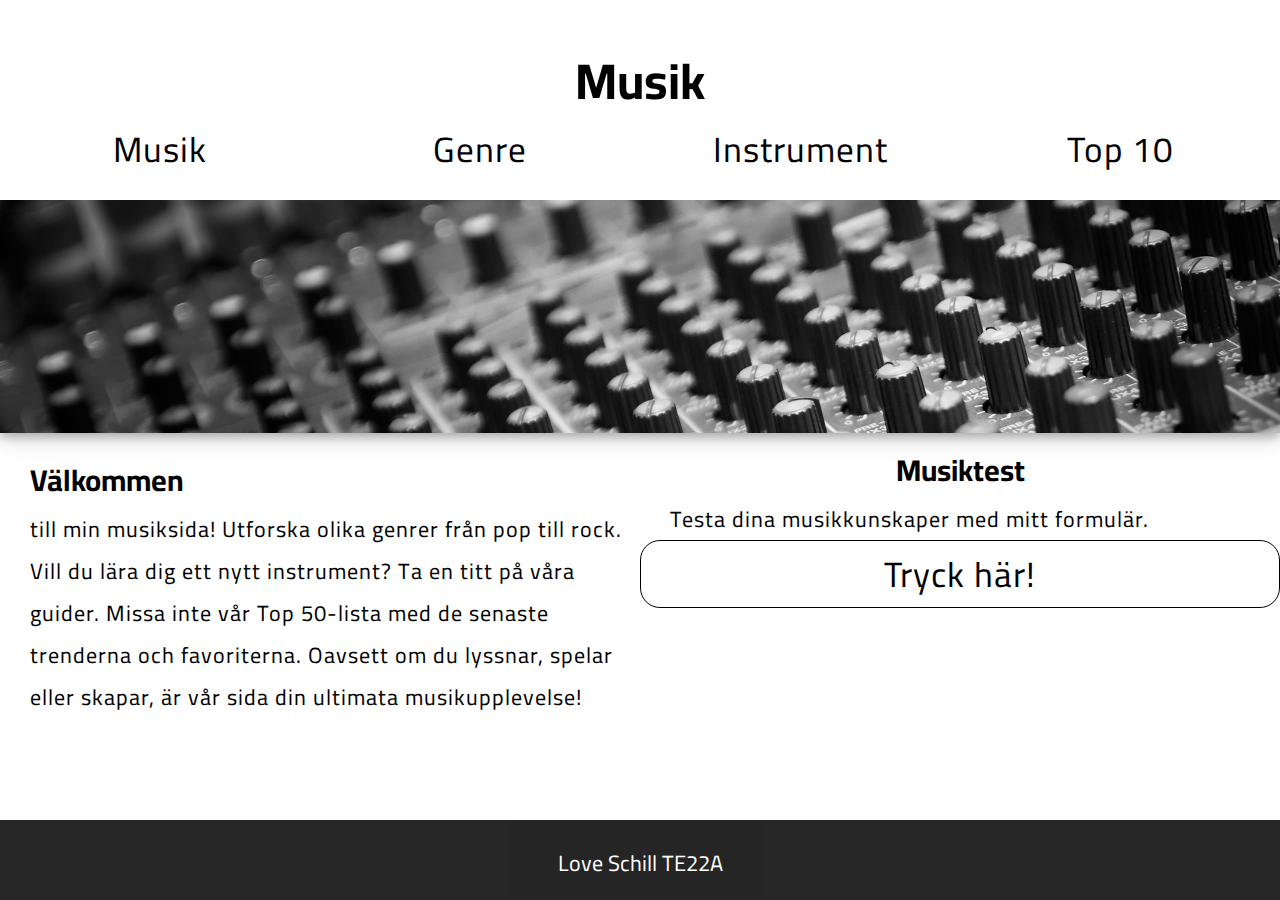
<file: index.html>
<!DOCTYPE html><!--Bestämmer så att kodspråket är HTML-->
<html lang="sv"> <!--Anger språket för webbsidan och skapar själva sidan-->
<head><!--Tekniska delarna av hemsidan som inte syns-->
    <meta charset="UTF-8"><!--Ställer in teckenkodningen till UTF-8-->
    <meta name="viewport" content="width=device-width, initial-scale=1.0"><!--Gör så att den kan kontrollera användarens skärm storlek-->
    <link rel="stylesheet" href="style.css"><!--Länkar till en extern css-fil-->
    <title>Musik</title><!--Anger sidans titel som visas i uppe i hörnet på webbläsaren-->
    <link rel="icon" href="https://static-00.iconduck.com/assets.00/music-notes-icon-2048x2046-o5kli2nk.png"> <!--Länkar till ikonen som visas i upp där fav iconer visas-->
</head>
<body>
    <div class="wrapper"><!--En div som täcker hela sidan och som sedan har en klass för att kunna skapa en grid-->
        
        <header> <!--Huvudsektionen på sidan-->
            <h1>Musik</h1>
        </header>

            <nav><!--Andra navigationen utan klass som finns under-->
                <ul><!--oordnadlista-->
                    <li><a href="index.html">Musik</a></li>
                    <li><a href=genre.html>Genre</a></li>
                    <li><a href=instrument.html>Instrument</a></li>
                    <li><a href=top10.html>Top 10</a></li>
                </ul>
            </nav>

        <main> <!--Huvuddelen av sidan-->
            <article><!--Som en section fast endast för bilder-->
                <figure><!--grupperar bilderna som man sedan kan lägga till en figcaption för att ge bilden en caption -->
                    <img src="bilder/banner.jpeg" alt="banner"><!--bild som används som banner-->
                </figure>
            </article>
             <div class="spaltstartsida"><!--En container för att kunna skapa en grid inuti en annan grid och göra en 2 spalts layout-->

               <section><!--En av sektionerna i gridden  som används för att dela upp sidan-->
                <h2> Välkommen </h2>
                <p>till min musiksida! Utforska olika genrer från pop till rock. Vill du lära dig ett nytt instrument?
                   Ta en titt på våra guider. Missa inte vår Top 50-lista med de senaste trenderna och favoriterna.
                   Oavsett om du lyssnar, spelar eller skapar, är vår sida din ultimata musikupplevelse!</p>
               </section>

               <section>
                <h3>Musiktest</h3>
                <p>Testa dina musikkunskaper med mitt formulär.</p>
                    <a class="knappformular" href="formulär.html">Tryck här!</a><!--Länk till formuläret-->  
               </section>
             </div>
        </main>

     <footer><!--Sidfoten av sidan-->
      <p>Love Schill TE22A</p>
     </footer>
    </div>
</body>
</html>
</file>
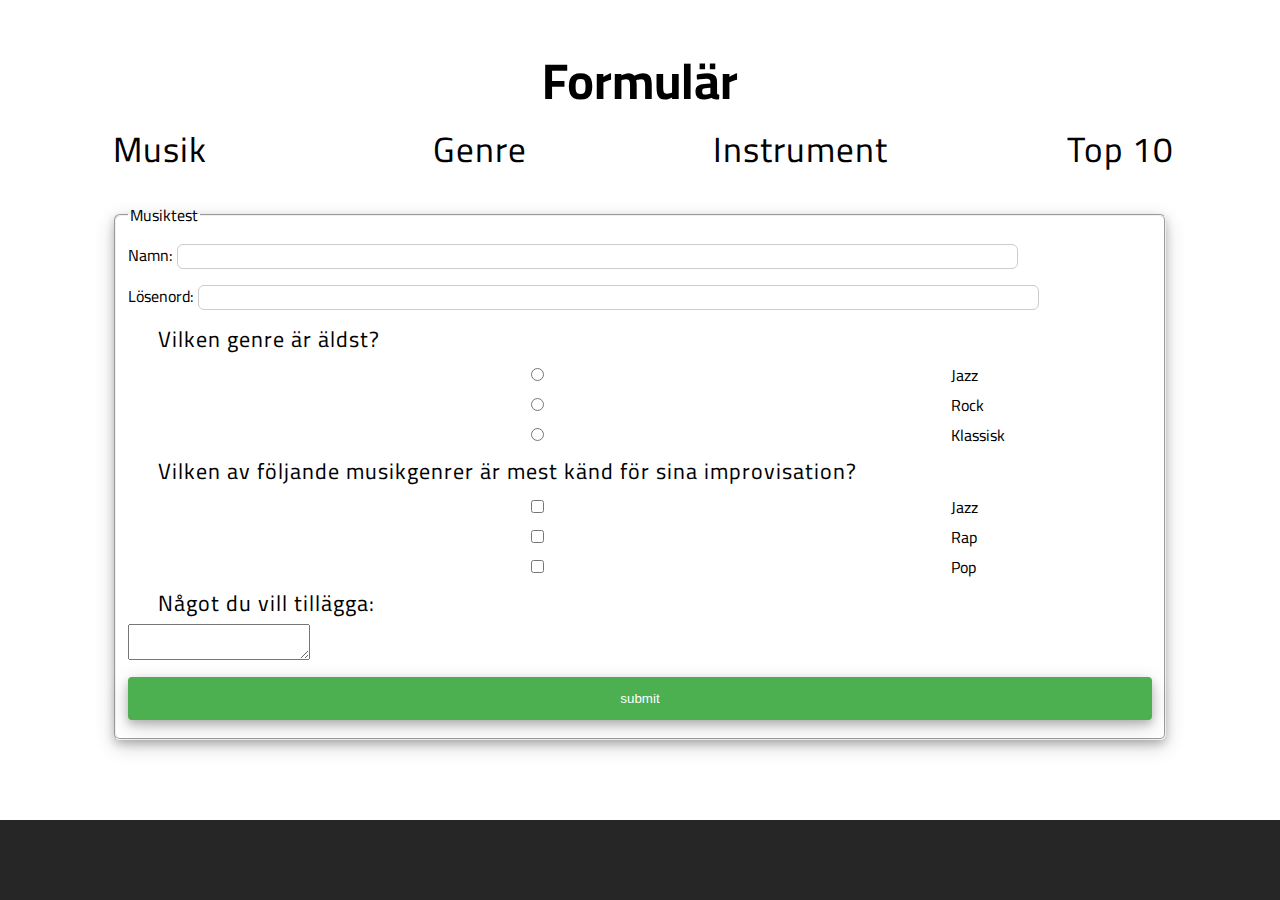
<file: formulär.html>
<!DOCTYPE html>
<html lang="sv">
<head>
    <meta charset="UTF-8">
    <meta name="viewport" content="width=device-width, initial-scale=1.0">
    <link rel="stylesheet" href="style.css">
    <link rel="icon" href="https://static-00.iconduck.com/assets.00/music-notes-icon-2048x2046-o5kli2nk.png">
    <title>Formulär</title>
</head>
<body>
    <div class="wrapper">

        <header> 
            <h1>Formulär</h1>
        </header>

            <nav>
                <ul>
                    <li><a href="index.html">Musik</a></li>
                    <li><a href=genre.html>Genre</a></li>
                    <li><a href=instrument.html>Instrument</a></li>
                    <li><a href=top10.html>Top 10</a></li>
                </ul>
            </nav>

      <main> 
        <form action="tacksida.html" method="post"> <!--formulär som skickar till sidan "tacksida.html" med metoden post-->
            <fieldset><!--Gör så att det skapas en typ av "border" runt det som den har inuti-->

                <legend>Musiktest</legend> <!--Som en typ av rubrik fast den byrter fieldset border-->

                    <label for="namn">Namn:</label> <!--Skapar en label som man sedan väljer vad som ska stå-->
                    <input type="text" id="namn" name="namn"><br><!--Ett text in matningsfält och en radbrytning--> 
                    <label for="password">Lösenord:</label><!--Label för lösenord-->
                    <input type="password" id="password" name="password"><!--Ett löseords inmatnignsfält som döljer bokstäver och siffror-->

                        <p>Vilken genre är äldst?</p>
                    <input type="radio" id="jazz" name="genre" value="jazz"><!--input fast med radioknapp-->
                    <label for="jazz">Jazz</label>
                    <input type="radio" id="Rock" name="genre" value="Rock">
                    <label for="Rock">Rock</label>
                    <input type="radio" id="klassisk" name="genre" value="klassisk">
                    <label for="klassisk">Klassisk</label>

                        <p>Vilken av följande musikgenrer är mest känd för sina improvisation?</p>
                    <input type="checkbox" id="Jazz" name="Jazz" value="Jazz"><!--input fast med checkbox-->
                    <label for="Jazz">Jazz</label>
                    <input type="checkbox" id="rap" name="rap" value="rap">
                    <label for="rap">Rap</label>
                    <input type="checkbox" id="pop" name="pop" value="pop">
                    <label for="pop">Pop</label>
                        <p><label for="extra">Något du vill tillägga:</label></p>
                    <textarea id="extra" name="extra"></textarea><!--input fast med textfält där du kan skriva längre texter-->
                <input type="submit" value="submit"><!--Submit knapp som skickar svaret till sidan man länkade i början av formuläret-->
            </fieldset>
        </form>
      </main>
      
     <footer>
     </footer>
    </div>
</body>
</html>
</file>
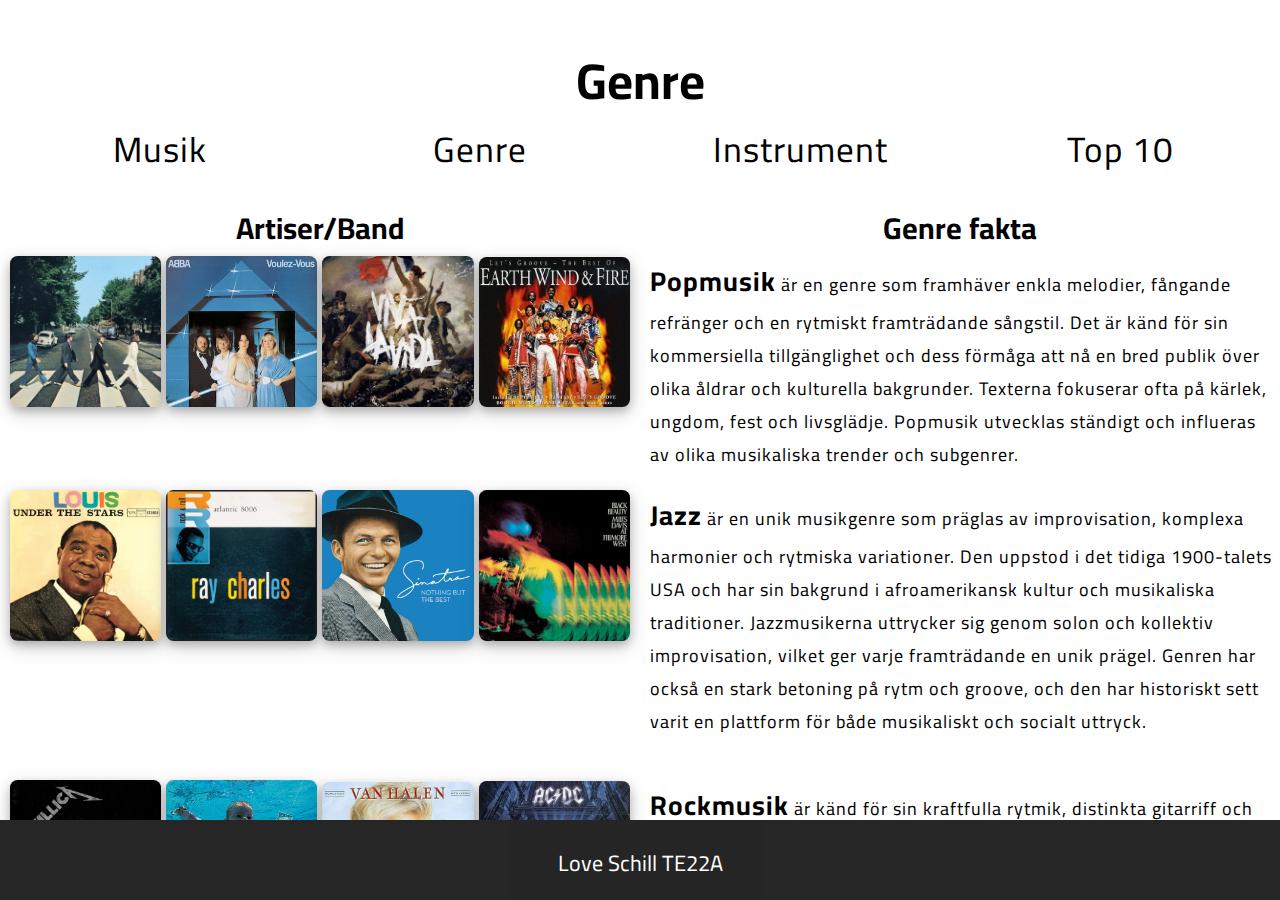
<file: genre.html>
<!DOCTYPE html>
<html lang="sv">
<head>
    <meta charset="UTF-8">
    <meta name="viewport" content="width=device-width, initial-scale=1.0">
    <link rel="stylesheet" href="style.css">
    <link rel="icon" href="https://static-00.iconduck.com/assets.00/music-notes-icon-2048x2046-o5kli2nk.png">
    <title>Genre</title>
</head>
<body>
    <div class="wrapper">
        
        <header> 
            <h1>Genre</h1>
        </header>

            <nav>
                <ul>
                    <li><a href="index.html">Musik</a></li>
                    <li><a href=genre.html>Genre</a></li>
                    <li><a href=instrument.html>Instrument</a></li>
                    <li><a href=top10.html>Top 10</a></li>
                </ul>
            </nav>

      <main> 
        <div class="genrespalt">
            <section>
                <h2>Artiser/Band</h2>
                <p>
                    <img src="bilder/beatles.png" alt="beatles">
                    <img src="bilder/abba.png" alt="abba">
                    <img src="bilder/coldplay.png" alt="coldplay">
                    <img src="bilder/ewf.png" alt="earth,wind and fire">
                </p>
            </section>

            <section>
                <h3>Genre fakta</h3>
                <p>
                    <strong>Popmusik</strong> är en genre som framhäver enkla melodier, fångande refränger och en rytmiskt framträdande sångstil.<!--Strong gör orden fetstil för att betona dom i texten. Jag använder t.ex inte en h4 för att ordet ska vara invävt i texten-->
                    Det är känd för sin kommersiella tillgänglighet och dess förmåga att nå en bred publik över olika åldrar och kulturella bakgrunder.
                    Texterna fokuserar ofta på kärlek, ungdom, fest och livsglädje. Popmusik utvecklas ständigt och influeras av olika musikaliska trender och subgenrer.
                </p>
            </section>

            <section>
                <p>
                    <img src="bilder/louisarmstrong.png" alt="louisarmstrong">
                    <img src="bilder/raycharles.jpg" alt="raycharles">
                    <img src="bilder/franksinatra.jpg" alt="franksinatra">
                    <img src="bilder/milesdavis.jpg" alt="milesdavis">
                </p>
            </section>

            <section>
                <p>
                    <strong>Jazz</strong> är en unik musikgenre som präglas av improvisation, komplexa harmonier och rytmiska variationer.
                    Den uppstod i det tidiga 1900-talets USA och har sin bakgrund i afroamerikansk kultur och musikaliska traditioner.
                    Jazzmusikerna uttrycker sig genom solon och kollektiv improvisation, vilket ger varje framträdande en unik prägel.
                    Genren har också en stark betoning på rytm och groove, och den har historiskt sett varit en plattform för både musikaliskt och socialt uttryck.
                </p>
            </section>

            <section>
                <p>
                    <img src="bilder/metallica.jpg" alt="metallica">
                    <img src="bilder/nirvana.jpg" alt="nirvana">
                    <img src="bilder/vanhalen.jpg" alt="vanhalen">
                    <img src="bilder/acdc.jpg" alt="acdc">
                </p>
            </section>

            <section>
                <p>
                    <strong>Rockmusik</strong> är känd för sin kraftfulla rytmik, distinkta gitarriff och energiska framträdanden.
                    Den uppstod på 1950-talet och har sina rötter i blues, country och andra musikaliska traditioner.
                    Rockmusikens texter berör ofta ungdomsrebellion, samhällskritik och personliga erfarenheter.
                    Genren har en stark kulturell inverkan och har spelat en betydande roll i samhället genom att
                    fungera som en röst för motkultur och förändring.
                </p>
            </section>

            <section>
                <p>
                  <img src="bilder/eminem.jpg" alt="eminem">
                  <img src="bilder/travis.scott.png" alt="travisscott">
                  <img src="bilder/metro.jpg" alt="metroboomin">
                  <img src="bilder/kanye.jpg" alt="kanyewest">
                </p>
            </section>

            <section>
                <p>
                    <strong>Rapmusik</strong> är unik genom sin användning av rytmisk talad eller sjungen text, vanligtvis över en rytmisk bakgrund.
                    Den uppstod i det sena 1970-talets New York och har sitt ursprung i afroamerikansk kultur och gatukultur. 
                    Raptexterna utforskar ofta personliga berättelser, samhällsfrågor och politik.
                    Genren har en stark betoning på ordlek, rim och rytm, och den har blivit ett kraftfullt verktyg för självuttryck och samhällsförändring,
                    samt en av de mest inflytelserika musikaliska rörelserna i modern tid.
                </p>
            </section>

            <section>
                <p>
                   <img src="bilder/beethoven.jpg" alt="beethoven">
                   <img src="bilder/liszt.jpg" alt="liszt">
                   <img src="bilder/mozart.jpg" alt="mozart">
                   <img src="bilder/tchaikovsky.jpg" alt="tchaikovsky">
                </p>
            </section>

            <section>
                <p>
                    <strong>Klassiskmusik</strong> är unik genom sin långa historia och sin betoning på komposition, notskrift och instrumental prestation.
                    Den sträcker sig över flera århundraden och omfattar olika stilar och perioder, från barocken till romantiken och moderna kompositioner.
                    Klassisk musik utförs oftast av ensemblar som orkestrar, körer eller solister och har en omfattande repertoar som inkluderar symfonier, konserter, operor och kammarverk.
                    Genren värderar teknisk skicklighet, känslomässigt uttryck och tradition,
                    och den fortsätter att vara en källa till inspiration och beundran över hela världen.
                </p>
            </section>   
        </div>
      </main>

     <footer>
        <p>Love Schill TE22A</p>
     </footer>
    </div>
</body>
</html>
</file>
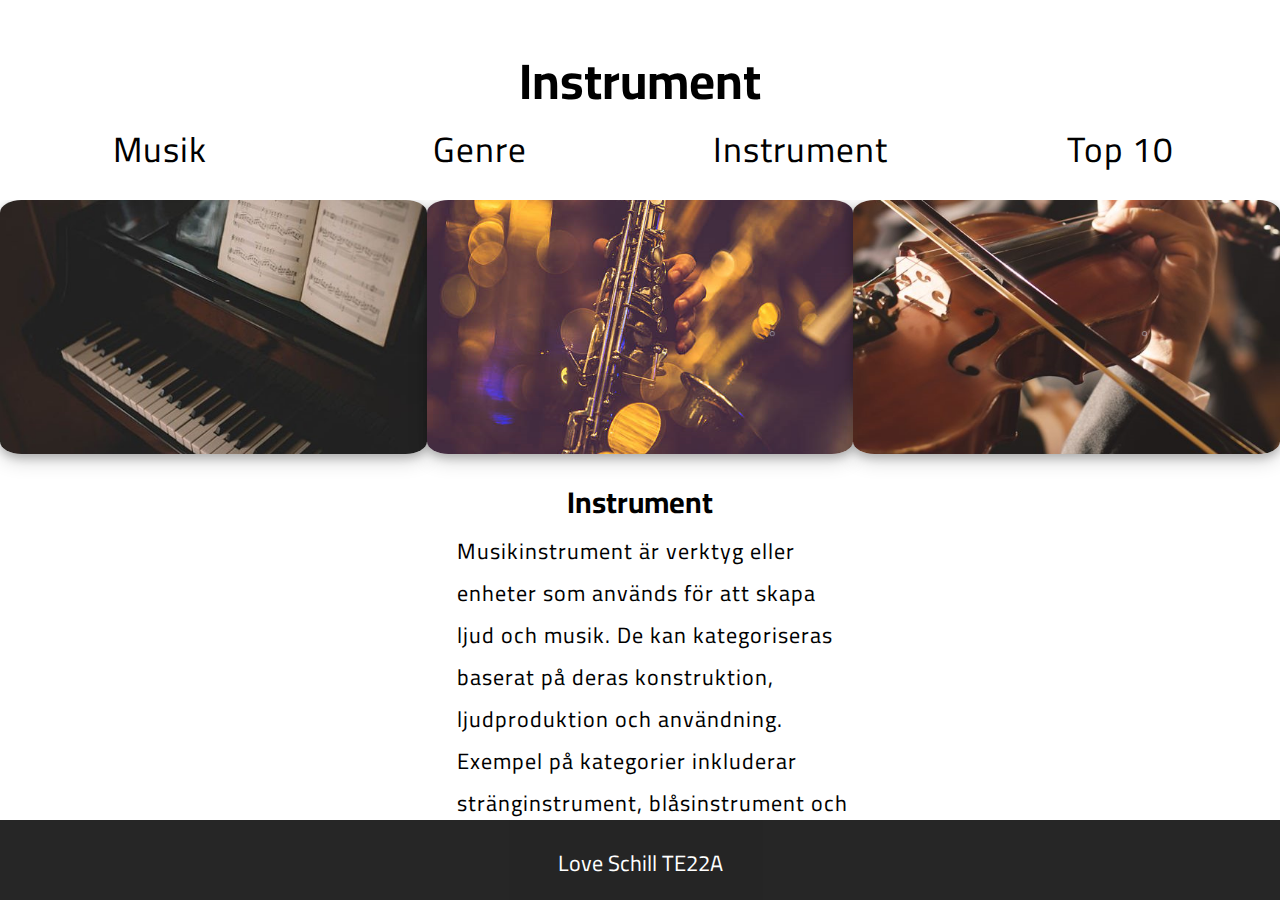
<file: instrument.html>
<!DOCTYPE html>
<html lang="sv">
<head>
    <meta charset="UTF-8">
    <meta name="viewport" content="width=device-width, initial-scale=1.0">
    <link rel="stylesheet" href="style.css">
    <link rel="icon" href="https://static-00.iconduck.com/assets.00/music-notes-icon-2048x2046-o5kli2nk.png">
    <title>Instrument</title>
</head>
<body id="instrument"> <!--Skapar en id över hela body så hela nästna hela dokumentet för att kunna använda css lättare och inte behöva skapa massor av klasser-->
    <div class="wrapper">

        <header> 
            <h1>Instrument</h1>
        </header>

            <nav>
                <ul>
                    <li><a href="index.html">Musik</a></li>
                    <li><a href=genre.html>Genre</a></li>
                    <li><a href=instrument.html>Instrument</a></li>
                    <li><a href=top10.html>Top 10</a></li>
                </ul>
            </nav>

      <main>  
        <section>
            <a href="piano.html"><img src="bilder/piano.jpg" alt="pianobild"></a>
        </section>

        <section>
            <a href="saxofon.html"><img src="bilder/saxofon.png" alt="saxonfonbild"> </a>
        </section>

        <section>
           <a href="violin.html"><img src="bilder/violin.png" alt="violinbild"></a> 
        </section> 

        <section></section>

        <section>
            <h2>Instrument</h2>
            <p>Musikinstrument är verktyg eller enheter som används för att skapa ljud och musik.
               De kan kategoriseras baserat på deras konstruktion, ljudproduktion och användning. Exempel på kategorier inkluderar stränginstrument, blåsinstrument och tangentinstrument.</p>
        </section>  
      </main>
      
     <footer>
        <p>Love Schill TE22A</p>
     </footer>
    </div>
</body>
</html>
</file>
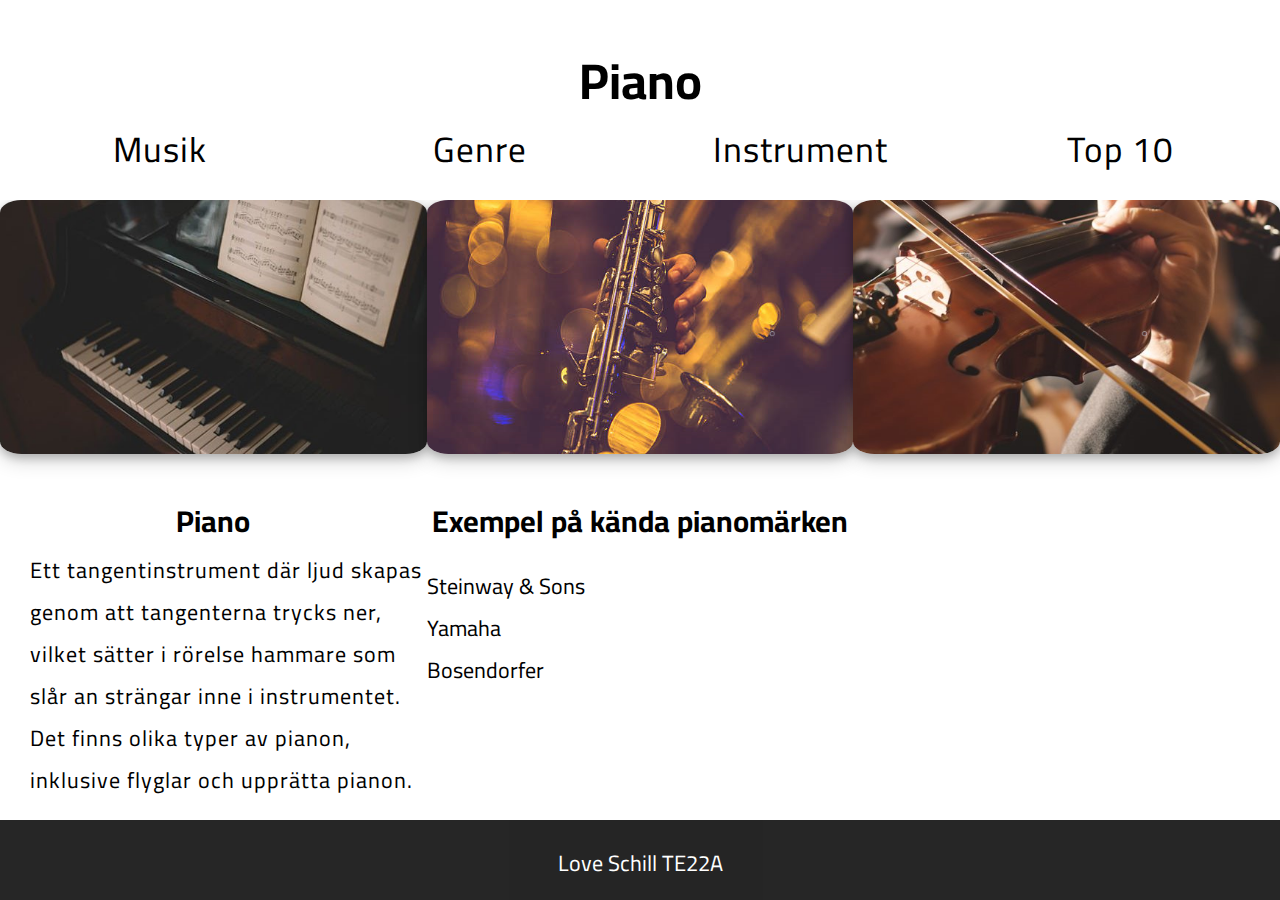
<file: piano.html>
<!DOCTYPE html>
<html lang="sv">
<head>
    <meta charset="UTF-8">
    <meta name="viewport" content="width=device-width, initial-scale=1.0">
    <link rel="stylesheet" href="style.css">
    <link rel="icon" href="https://static-00.iconduck.com/assets.00/music-notes-icon-2048x2046-o5kli2nk.png">
    <title>Piano</title>
</head>
<body id="instrument">
    <div class="wrapper">

        <header> 
            <h1>Piano</h1>
        </header>

            <nav>
                <ul>
                    <li><a href="index.html">Musik</a></li>
                    <li><a href=genre.html>Genre</a></li>
                    <li><a href=instrument.html>Instrument</a></li>
                    <li><a href=top10.html>Top 10</a></li>
                </ul>
            </nav>

      <main>  
        <section>
            <a href="piano.html"><img src="bilder/piano.jpg" alt="pianobild"></a>
        </section>

        <section>
            <a href="saxofon.html"><img src="bilder/saxofon.png" alt="saxonfonbild"> </a>
        </section>

        <section>
           <a href="violin.html"><img src="bilder/violin.png" alt="violinbild"></a> 
        </section>

        <section>
            <h2>Piano</h2>
            <p>Ett tangentinstrument där ljud skapas genom att tangenterna trycks ner,
               vilket sätter i rörelse hammare som slår an strängar inne i instrumentet.
               Det finns olika typer av pianon, inklusive flyglar och upprätta pianon.</p>
        </section>

        <section>
            <h3>Exempel på kända pianomärken</h3>
            <ol>
                <li>Steinway & Sons</li>    
                <li>Yamaha</li>
                <li>Bosendorfer</li>
            </ol>
        </section>
      </main>

     <footer>
        <p>Love Schill TE22A</p>
     </footer>
    </div>
</body>
</html>
</file>
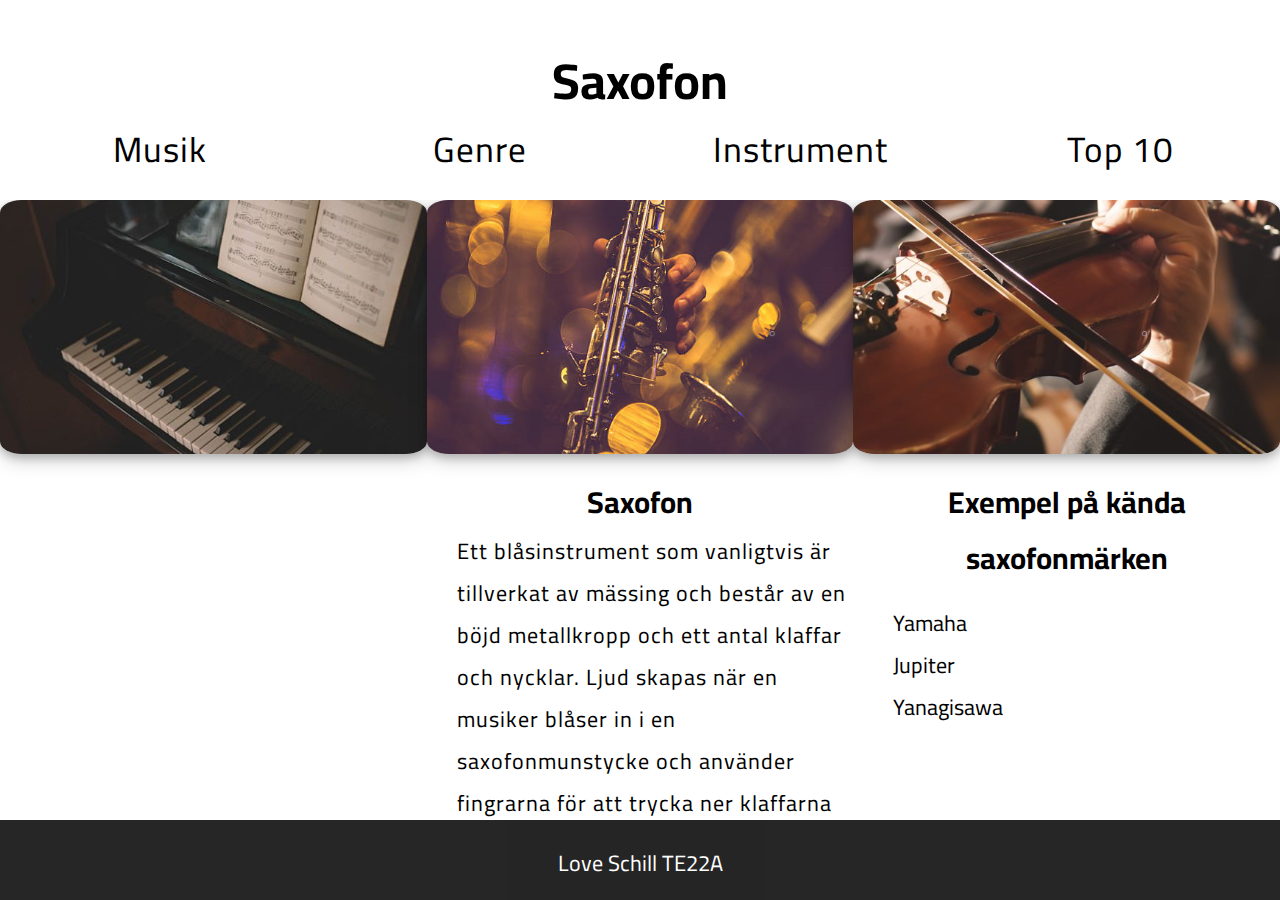
<file: saxofon.html>
<!DOCTYPE html>
<html lang="sv">
<head>
    <meta charset="UTF-8">
    <meta name="viewport" content="width=device-width, initial-scale=1.0">
    <link rel="stylesheet" href="style.css">
    <link rel="icon" href="https://static-00.iconduck.com/assets.00/music-notes-icon-2048x2046-o5kli2nk.png">
    <title>Saxofon</title>
</head>
<body id="instrument">
    <div class="wrapper">

        <header> 
            <h1>Saxofon</h1>
        </header>

            <nav>
                <ul>
                    <li><a href="index.html">Musik</a></li>
                    <li><a href=genre.html>Genre</a></li>
                    <li><a href=instrument.html>Instrument</a></li>
                    <li><a href=top10.html>Top 10</a></li>
                </ul>
            </nav>
            
      <main> 
        <section>
            <a href="piano.html"><img src="bilder/piano.jpg" alt="pianobild"></a>
        </section>

        <section>
            <a href="saxofon.html"><img src="bilder/saxofon.png" alt="saxonfonbild"> </a>
        </section>

        <section>
           <a href="violin.html"><img src="bilder/violin.png" alt="violinbild"></a> 
        </section>

        <section></section>

        <section>
            <h2>Saxofon</h2>
            <p>Ett blåsinstrument som vanligtvis är tillverkat av mässing och består av en böjd metallkropp och ett antal klaffar och nycklar.
               Ljud skapas när en musiker blåser in i en saxofonmunstycke och använder fingrarna för att trycka ner klaffarna och ändra luftströmmen genom instrumentet.</p>
        </section>

        <section>
            <h3>Exempel på kända saxofonmärken</h3>
            <ul>
                <li>Yamaha</li>
                <li>Jupiter</li>
                <li>Yanagisawa</li>
            </ul>
        </section>
      </main>

     <footer>
        <p>Love Schill TE22A</p>    
     </footer>
    </div>
</body>
</html>
</file>
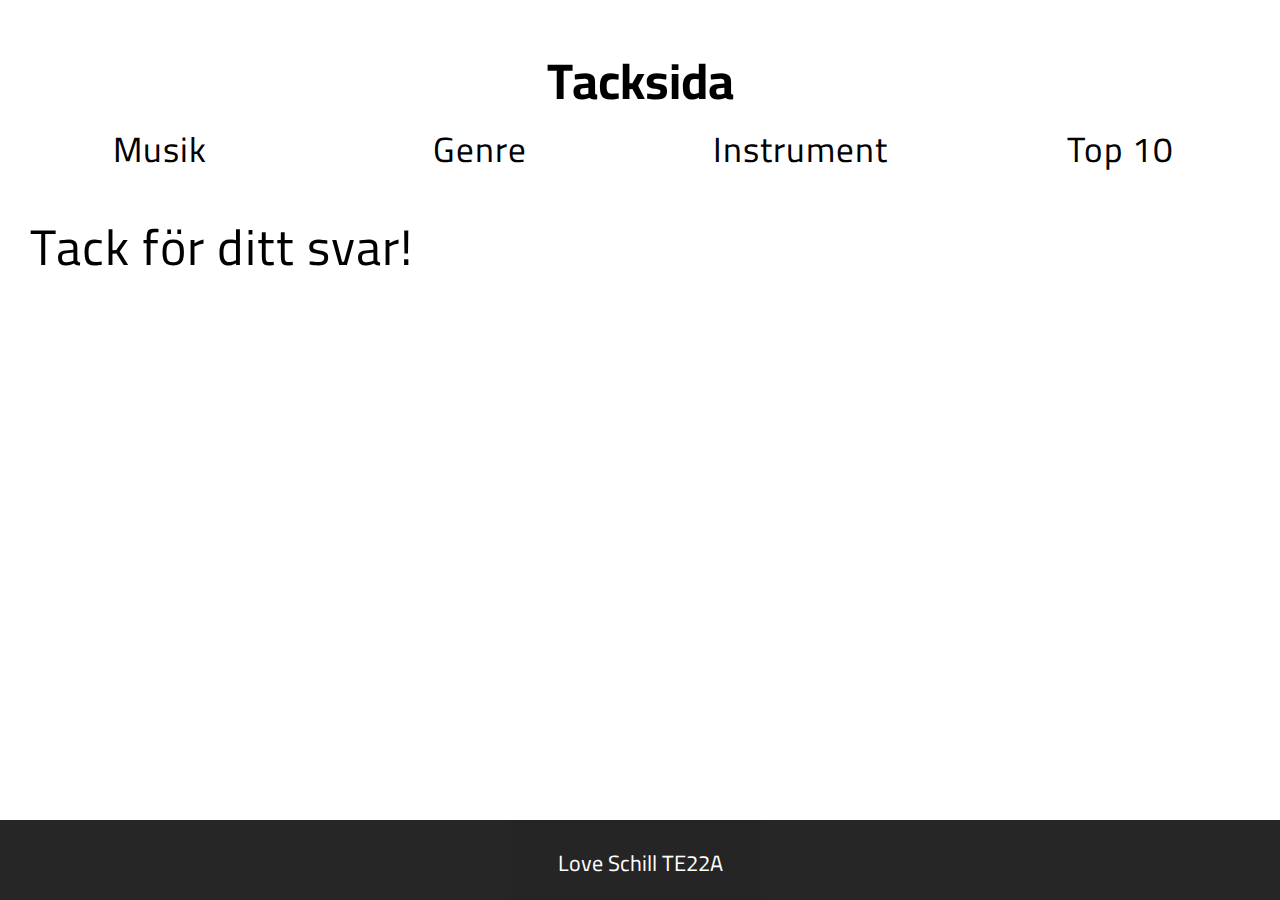
<file: tacksida.html>
<!DOCTYPE html>
<html lang="sv">
<head>
    <meta charset="UTF-8">
    <meta name="viewport" content="width=device-width, initial-scale=1.0">
    <link rel="stylesheet" href="style.css">
    <link rel="icon" href="https://static-00.iconduck.com/assets.00/music-notes-icon-2048x2046-o5kli2nk.png">
    <title>Tacksida</title>
</head>
<body>
    <div class="wrapper">

        <header> 
            <h1>Tacksida</h1>
        </header>

            <nav>
                <ul>
                    <li><a href="index.html">Musik</a></li>
                    <li><a href=genre.html>Genre</a></li>
                    <li><a href=instrument.html>Instrument</a></li>
                    <li><a href=top10.html>Top 10</a></li>
                </ul>
            </nav>
            
      <main> 
        <p class="tacksida">Tack för ditt svar!</p> 
      </main>

     <footer>
        <p>Love Schill TE22A</p>
     </footer>
    </div>
</body>
</html>
</file>
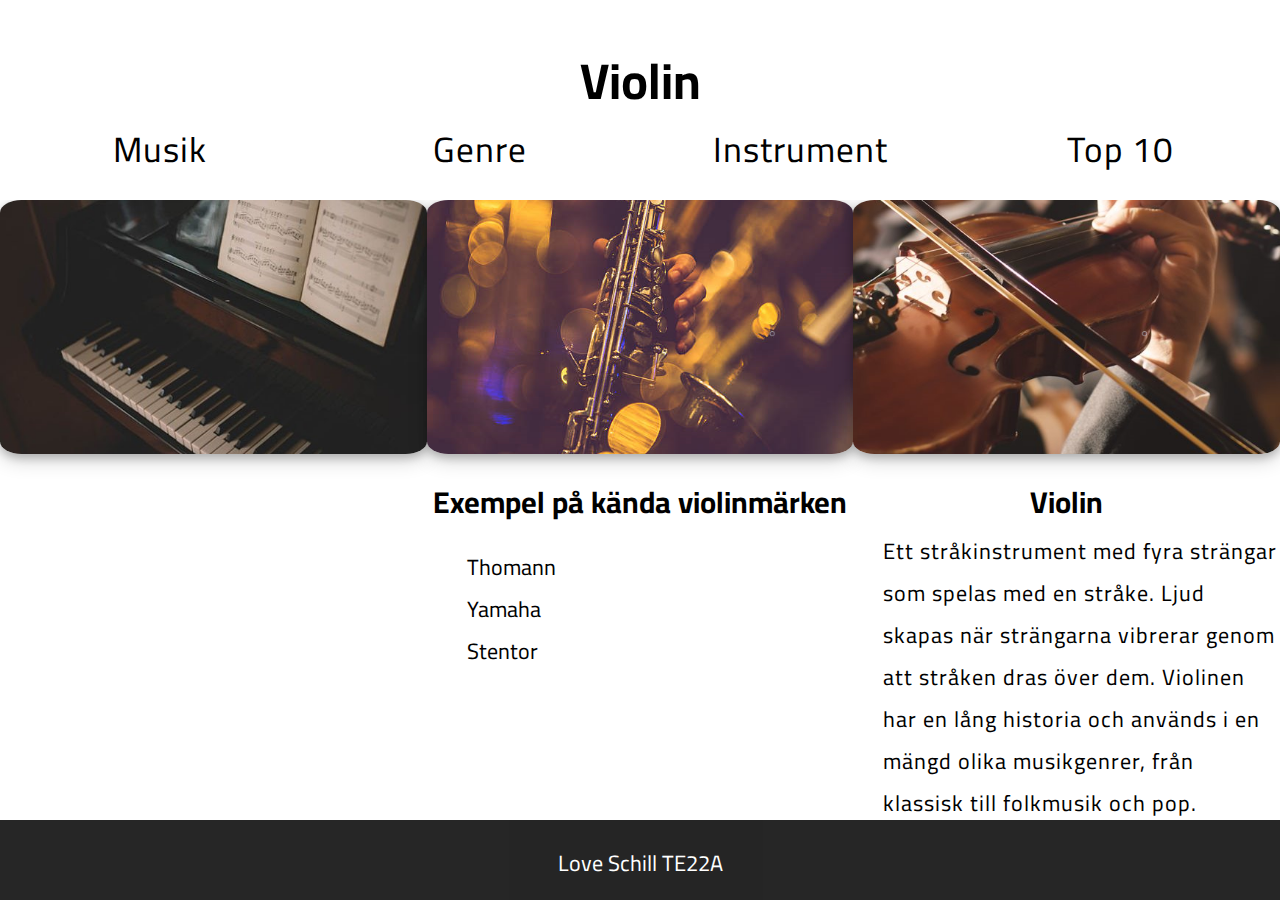
<file: violin.html>
<!DOCTYPE html>
<html lang="sv">
<head>
    <meta charset="UTF-8">
    <meta name="viewport" content="width=device-width, initial-scale=1.0">
    <link rel="stylesheet" href="style.css">
    <link rel="icon" href="https://static-00.iconduck.com/assets.00/music-notes-icon-2048x2046-o5kli2nk.png">
    <title>Violin</title>
</head>
<body id="instrument">
    <div class="wrapper">

        <header> 
            <h1>Violin</h1>
        </header>

            <nav>
                <ul>
                    <li><a href="index.html">Musik</a></li>
                    <li><a href=genre.html>Genre</a></li>
                    <li><a href=instrument.html>Instrument</a></li>
                    <li><a href=top10.html>Top 10</a></li>
                </ul>
            </nav>
            
      <main> 
        <section>
            <a href="piano.html"><img src="bilder/piano.jpg" alt="pianobild"></a>
        </section>

        <section>
            <a href="saxofon.html"><img src="bilder/saxofon.png" alt="saxonfonbild"> </a>
        </section>

        <section>
           <a href="violin.html"><img src="bilder/violin.png" alt="violinbild"></a> 
        </section>

        <section></section>

        <section>
            <h2>Exempel på kända violinmärken</h2>
               <ul>
                    <li>Thomann</li>
                    <li>Yamaha</li>
                    <li>Stentor</li>
               </ul>
        </section>

        <section>
            <h3>Violin</h3>
            <p>Ett stråkinstrument med fyra strängar som spelas med en stråke. Ljud skapas när strängarna vibrerar genom att stråken dras över dem.
               Violinen har en lång historia och används i en mängd olika musikgenrer, från klassisk till folkmusik och pop.</p>
        </section>
      </main>

     <footer>
        <p>Love Schill TE22A</p>
     </footer>
    </div>
</body>
</html>
</file>
<file: style.css>
@import url('https://fonts.googleapis.com/css?family=Cairo');/*Importerar font från internet*/
body{ 
    margin:0;/*Sätter så att det inte finns några margins på kanterna*/
    height:100vh;/*Sätter höjden på sidan till 100 vertical heights*/
    font-family: "Cairo",monospace;/*Skapar många olika fonter till sidan som checkar om användaren har i ordning*/
}

.wrapper{
    display:grid;/*Visar gridden som bestämmst under*/
    width:100%;/*Sätter så att wrapperna har en bredd på 100%*/
    height:100%;/*Sätter så att wrapperna har en höjd på 100%*/
    margin: 0 auto; 
    grid-template-rows: 100px 100px auto 80px; /*skapar 4 st rader för gridden med olika storlekar*/
    grid-template-areas: /*anger områden i grid layout*/
    "header"
    "nav"
    "main"
    "footer";
}

#instrument li{ /*list elementet i idn instrument*/
    font-size:22px; /*ändrar text storleken*/
}

nav > ol{ /*ändrar länkar under nav*/
    grid-template-columns: 1fr;
    display:grid;
}

.spaltstartsida{ /*klassen spaltstartsida får dessa stilar*/
    grid-template-columns:1fr 1fr;
    display:grid;
}

footer{ 
    grid-area:footer; /*Sätter så den för grid layout som bestämmdes i wrappen*/
    width:100%;
    background-color:rgba(0, 0, 0, 1);/*Ändrar backgrundsfärgen till svart*/
    opacity: 85%; /*Gör så att färgen är lite genomskinlig*/
}

footer p{ /*p i footer får dessa egenskaper*/
    color:white;
    text-align:center;/*Centrerar texten*/
    font-size:22px;
}

header{
    grid-area:header;
}

h1{
    font-size: 50px;
    text-align: center;
}

h2,h3{
    font-family: "cairo", monospace;
    font-size:30px;
    padding-top:10px;/*Skapar en 10 px padding ovanifrån*/
    margin:0;
    padding-left:30px;/*skapar padding till vänster*/
}

nav{
    grid-area:nav;
}

nav li{/*li i nav ändras*/
    display:grid;
    justify-content: stretch;/*Stretchar ut li*/
}

nav > ul  { /*ändrar länkar under nav*/
    display:grid;
    text-align:center;
    grid-template-columns: 1fr 1fr 1fr 1fr;
    list-style-type: none;/*tar bort punkter eller annat innan listan*/
    padding-left:0;
}

a{
    text-decoration:none; /*Gör så att texten inte har någon dekoration, ingen understrucket eller fetstil*/
    color:rgba(0, 0, 0, 1);
    letter-spacing: 1px; /*Gör så att bokstäver har 1 px mellan varandra*/
    font-size:35px;
}

ol{
    list-style-type:none;
    padding-left:0px;
}

figure{
    margin:0;
}

li{
    list-style-type:none;
}

.startsida{
    font-size: 55px;
}

img{
    width:100%;
    border-style:none;
    box-shadow: 0 4px 8px 0 rgba(0, 0, 0, 0.2), 0 6px 20px 0 rgba(0, 0, 0, 0.19);  /*Skapar en skugga runt elementet man stylar*/ 
}

main{
    overflow-y:auto;
}

main p{
    font-family:"cairo", monospace; 
    font-size:22px;
    padding-left:30px;
    color:rgba(0, 0, 0, 1);
    letter-spacing: 1px;
    margin:0;
}

nav li a:hover{/*När man håller över a i li i nav */
    font-size:40px;
    font-weight: 1000;/*Gör så att texten får fetstil*/
    background-color:hsl(0,0%, 96.08%);
    transition: 500ms;/*Gör så att det tar lite tid innan stilarna man valt ändras*/
    box-shadow: 0 4px 8px 0 rgba(0, 0, 0, 0.2), 0 6px 20px 0 rgba(0, 0, 0, 0.19);   
    border-radius:6px;
}

#instrument main{
    display:flex;/*Skapar en flex grid*/
    flex-direction: row;/*Gör så att flex gridden är i rad form*/
    flex-wrap: wrap;/*Gör så att flex gridden wrappar runt allt i main*/
}

#instrument main section{
    width: calc(100%/3);/*Räknar ut vad 100/3 blir med calc*/
}

#instrument main a img{
    border-radius:5%;/*Gör så att border får runda kanter*/
    box-shadow: 0 4px 8px 0 rgba(0, 0, 0, 0.2), 0 6px 20px 0 rgba(0, 0, 0, 0.19);   
}

#instrument main a img:hover{
    opacity:95%;
    transition: 500ms;
    box-shadow: 0 4px 8px 0 rgba(0, 0, 0, 0.2), 0 6px 20px 0 rgba(0, 0, 0, 0.19);   
}

#instrument h2{
    text-align:center;
    padding:0px;
}

#instrument section{
    height:auto;
}

.genrespalt{
    display:grid;
    grid-template-columns:1fr 1fr;
    grid-template-rows:250px 250px 250px 250px 250px;
    grid-row-gap: 40px;/*Gör så att det är 40px mellan grid raderna*/
}

.genrespalt section p{
    font-family:"cairo", monospace; 
    font-size:22px;
    padding-left:30px;
    color:rgba(0, 0, 0, 1);
    letter-spacing: 1px;
    margin:0;
}

.genrespalt h2,h3,h4{
    text-align:center;
    margin:0 auto;
    padding:0px;
}

.genrespalt section p{
    font-size: 18px;
    padding-left:10px;
}

.genrespalt section img{
    width:24%;
    border-radius:5%;
    height:auto;
    box-shadow: 0 4px 8px 0 rgba(0, 0, 0, 0.2), 0 6px 20px 0 rgba(0, 0, 0, 0.19);   
}

strong{
    font-size:1.5em; /*Gör så att texten får en storlek på 1.5 em vilket är 1.5 större än den vanliga text storleken i dokumentet*/
}

.knappformular{
    display: flex;
    justify-content: center;/*Centrerar allt i flex*/
    align-items:center; /*Centrerar*/
    border:1px solid rgba(0, 0, 0, 1);
    border-radius:20px; 
}

.knappformular:hover{
    background-color:rgba(239, 239, 240, 1);
    box-shadow: 0 4px 8px 0 rgba(0, 0, 0, 0.2), 0 6px 20px 0 rgba(0, 0, 0, 0.19);   
}

input[type=text],
input[type=password],
input[type=checkbox],
input[type=radio],
input[type=textbox], select{ 
    width:80%;
    padding:4px 10px;
    margin:8px 0;
    border: 1px solid #cccccc;
    border-radius:6px;
}

input[type=submit]{
    width:100%;
    background-color:#4CAF50;
    color:white;
    padding:14px 20px;
    margin:8px 0;
    border:none;
    border-radius: 4px;
    cursor:pointer; /*Gör så att muspekaren blir till pekare*/
    box-shadow: 0 4px 8px 0 rgba(0, 0, 0, 0.2), 0 6px 20px 0 rgba(0, 0, 0, 0.19);   
}

fieldset{
    border-radius:6px;
    width:80%;
    margin:0 auto;
    box-shadow: 0 4px 8px 0 rgba(0, 0, 0, 0.2), 0 6px 20px 0 rgba(0, 0, 0, 0.19);   
}

input[type=submit]:hover{
    background-color:#45a049;
}

table {
    border-collapse: collapse;/*Gör så att det inte finns några mellanrum mellan bordersna i tabellen*/
    width: 90vw;
    margin: 0 auto;
    box-shadow: 0 4px 8px 0 rgba(0, 0, 0, 0.2), 0 6px 20px 0 rgba(0, 0, 0, 0.19);   
}

th, td {
    border: 1px solid white; /*skapar en border runt tabell data och tabell header*/
    text-align: left;
    padding: 7.8px;
}

tr:nth-child(even) {
    background-color: #d6d6d6;
}

th {
    background-color: rgba(0, 0, 0, 0.70);
    color: white;
}

audio{
    height: 45px;
    box-shadow: 0 4px 8px 0 rgba(0, 0, 0, 0.2), 0 6px 20px 0 rgba(0, 0, 0, 0.19);   
    border-radius:25px;
}

.tacksida{
    font-size:50px;
}

a:link,a:visited,a:focus,a:hover,a:active{ /*LoVe Focus HAte*/
    color:inherit;
}
</file>
